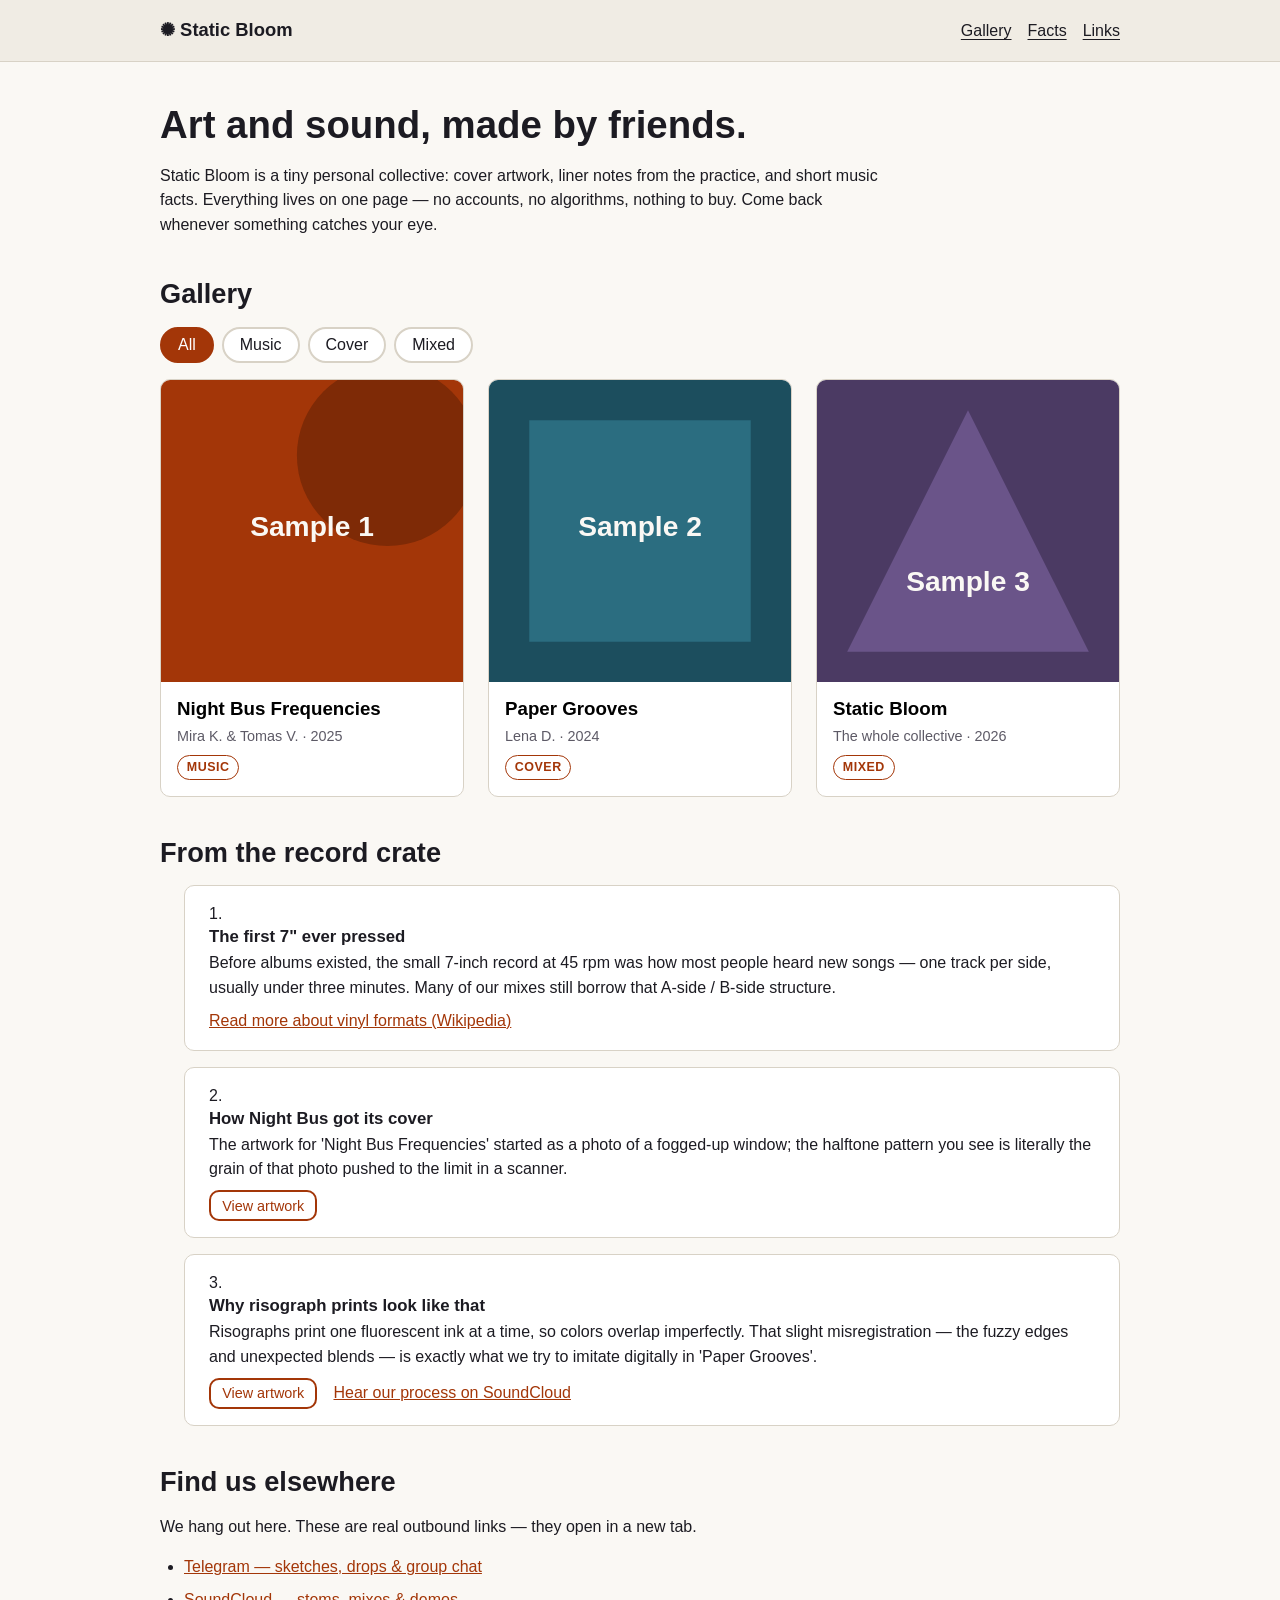
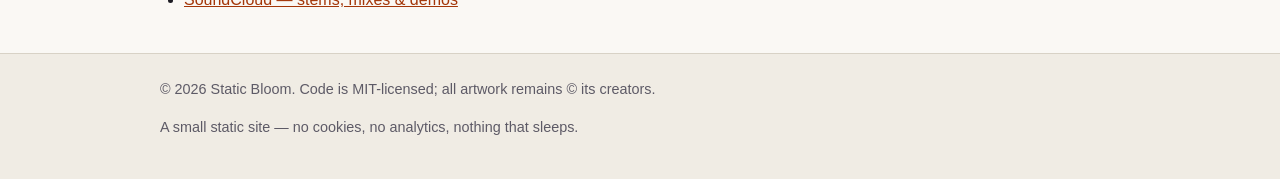
<file: index.html>
<!DOCTYPE html>
<html lang="en">
<head>
  <meta charset="utf-8">
  <meta name="viewport" content="width=device-width, initial-scale=1">
  <title>Static Bloom — an art &amp; music collective | Cover art, sounds &amp; facts</title>
  <meta name="description" content="Static Bloom is a small personal art and music collective. Browse cover artwork, listen links, and short music facts — no accounts, no tracking, just the work.">

  <!-- Open Graph (see README: social scrapers may require absolute URLs for og:image) -->
  <meta property="og:type" content="website">
  <meta property="og:title" content="Static Bloom — an art &amp; music collective">
  <meta property="og:description" content="Cover artwork, music-related facts, and outbound links to Telegram and SoundCloud. A small static site by friends, for everyone.">
  <meta property="og:image" content="./assets/covers/sample-1.svg">
  <meta property="og:url" content="./">

  <link rel="icon" href="favicon.svg" type="image/svg+xml">
  <link rel="stylesheet" href="styles.css">
  <script src="app.js" defer></script>
</head>
<body>
  <a class="skip-link" href="#main">Skip to main content</a>

  <header class="site-header">
    <div class="wrap header-inner">
      <p class="brand"><span aria-hidden="true">✺</span> Static Bloom</p>
      <nav aria-label="Main">
        <ul class="nav-list">
          <li><a href="#gallery">Gallery</a></li>
          <li><a href="#facts">Facts</a></li>
          <li><a href="#links">Links</a></li>
        </ul>
      </nav>
    </div>
  </header>

  <main id="main" class="wrap">

    <section class="hero" aria-labelledby="hero-heading">
      <h1 id="hero-heading">Art and sound, made by friends.</h1>
      <p>
        Static Bloom is a tiny personal collective: cover artwork, liner notes from the
        practice, and short music facts. Everything lives on one page — no accounts,
        no algorithms, nothing to buy. Come back whenever something catches your eye.
      </p>
    </section>

    <section class="resume" id="resume" hidden aria-labelledby="resume-heading">
      <h2 id="resume-heading">Continue where you left off</h2>
      <p class="hint">Saved in this browser only — nothing is sent anywhere.</p>
      <div class="resume-buttons">
        <button type="button" class="btn" id="resume-artwork-btn" hidden></button>
        <button type="button" class="btn btn-secondary" id="resume-scroll-btn" hidden>Resume scrolling</button>
      </div>
    </section>

    <section class="gallery-section" aria-labelledby="gallery-heading">
      <h2 id="gallery-heading" tabindex="-1">Gallery</h2>

      <div class="filters" role="group" aria-label="Filter artworks by type">
        <button type="button" class="filter-btn" data-filter="all" aria-pressed="true">All</button>
        <button type="button" class="filter-btn" data-filter="music" aria-pressed="false">Music</button>
        <button type="button" class="filter-btn" data-filter="cover" aria-pressed="false">Cover</button>
        <button type="button" class="filter-btn" data-filter="mixed" aria-pressed="false">Mixed</button>
      </div>

      <!-- Pre-existing live region: never replaced, only its textContent changes -->
      <div id="gallery-status" class="status" aria-live="polite" role="status"></div>

      <div class="grid" id="gallery-grid" tabindex="-1"></div>
    </section>

    <section class="facts-section" aria-labelledby="facts-heading">
      <h2 id="facts-heading">From the record crate</h2>

      <!-- Pre-existing live region for fetch errors / empty state -->
      <div id="facts-status" class="status" aria-live="polite" role="status"></div>

      <ol class="fact-list" id="fact-list"></ol>
    </section>

    <section class="links-section" aria-labelledby="links-heading">
      <h2 id="links-heading">Find us elsewhere</h2>
      <p>We hang out here. These are real outbound links — they open in a new tab.</p>
      <ul class="outbound">
        <li>
          <a href="https://t.me/yourhandle" target="_blank" rel="noopener noreferrer">Telegram — sketches, drops &amp; group chat</a>
        </li>
        <li>
          <a href="https://soundcloud.com/yourhandle" target="_blank" rel="noopener noreferrer">SoundCloud — stems, mixes &amp; demos</a>
        </li>
      </ul>
    </section>

  </main>

  <footer class="site-footer">
    <div class="wrap">
      <p>© 2026 Static Bloom. Code is MIT-licensed; all artwork remains © its creators.</p>
      <p>A small static site — no cookies, no analytics, nothing that sleeps.</p>
    </div>
  </footer>

  <dialog id="artwork-dialog" aria-labelledby="dialog-title">
    <!-- All visual chrome lives on this inner wrapper so backdrop clicks
         (event.target === dialog) can't be confused with padding clicks. -->
    <div class="dialog-card">
      <div class="dialog-head">
        <h3 id="dialog-title">Artwork details</h3>
        <button type="button" class="dialog-close" id="dialog-close" aria-label="Close">✕</button>
      </div>
      <div class="dialog-body" id="dialog-body"></div>
    </div>
  </dialog>
</body>
</html>
</file>
<file: styles.css>
/* ==========================================================================
   Static Bloom — styles.css
   Mobile-first, system fonts only, no external resources.
   Color pairs below were checked for WCAG 2.1 AA:
   - body text #1c1b22 on #faf8f4  ≈ 15.4:1
   - muted text #5d5a66 on #faf8f4 ≈  6.3:1
   - accent #a33608 on #faf8f4     ≈  5.9:1 (links, badges)
   - accent #a33608 on #fff        ≈  6.3:1 (button text)
   - header/footer #f0ece4 / #26242e ≈ 12.8:1
   - focus ring #a33608 on light bg  ≈ 5.9:1 (≥3:1 for non-text UI)
   ========================================================================== */

:root {
  --color-bg: #faf8f4;
  --color-surface: #ffffff;
  --color-band: #f0ece4;
  --color-text: #1c1b22;
  --color-text-muted: #5d5a66;
  --color-accent: #a33608;
  --color-accent-strong: #7e2a06;
  --color-border: #d8d2c6;
  --space-1: 0.25rem;
  --space-2: 0.5rem;
  --space-3: 1rem;
  --space-4: 1.5rem;
  --space-5: 2.5rem;
  --radius: 10px;
  --font: -apple-system, BlinkMacSystemFont, "Segoe UI", Roboto, Helvetica,
    Arial, sans-serif, "Apple Color Emoji", "Segoe UI Emoji";
}

*,
*::before,
*::after {
  box-sizing: border-box;
}

html {
  scroll-behavior: smooth; /* disabled again under prefers-reduced-motion */
}

body {
  margin: 0;
  font-family: var(--font);
  font-size: 1rem;
  line-height: 1.55;
  color: var(--color-text);
  background: var(--color-bg);
}

.wrap {
  max-width: 62rem;
  margin-inline: auto;
  padding-inline: var(--space-3);
}

h1,
h2,
h3 {
  line-height: 1.2;
  margin: 0 0 var(--space-3);
}

h1 {
  font-size: clamp(1.6rem, 5vw, 2.4rem);
}

h2 {
  font-size: clamp(1.3rem, 4vw, 1.7rem);
}

p {
  margin: 0 0 var(--space-3);
}

a {
  color: var(--color-accent);
}

a:hover {
  color: var(--color-accent-strong);
}

img {
  max-width: 100%;
  height: auto;
}

ul,
ol {
  margin: 0;
  padding-left: var(--space-4);
}

/* ---------- Skip link ---------- */

.skip-link {
  position: absolute;
  left: var(--space-2);
  top: -4rem;
  z-index: 10;
  background: var(--color-accent);
  color: #ffffff;
  padding: var(--space-2) var(--space-3);
  border-radius: var(--radius);
  text-decoration: none;
  transition: top 0.15s ease;
}

.skip-link:focus {
  top: var(--space-2);
}

/* ---------- Focus states (kept visible even with reduced motion) ---------- */

:focus-visible {
  outline: 3px solid var(--color-accent);
  outline-offset: 2px;
  border-radius: 4px;
}

/* ---------- Header / nav ---------- */

.site-header {
  background: var(--color-band);
  border-bottom: 1px solid var(--color-border);
}

.header-inner {
  display: flex;
  flex-wrap: wrap;
  align-items: baseline;
  justify-content: space-between;
  gap: var(--space-2);
  padding-block: var(--space-3);
}

.brand {
  margin: 0;
  font-weight: 700;
  font-size: 1.15rem;
}

.nav-list {
  list-style: none;
  margin: 0;
  padding: 0;
  display: flex;
  gap: var(--space-3);
}

.nav-list a {
  color: var(--color-text);
  text-decoration: underline;
  text-underline-offset: 3px;
}

/* ---------- Hero ---------- */

.hero {
  padding-block: var(--space-5) var(--space-4);
  max-width: 46rem;
}

/* ---------- Resume section ---------- */

.resume {
  background: var(--color-band);
  border: 1px solid var(--color-border);
  border-radius: var(--radius);
  padding: var(--space-4);
  margin-bottom: var(--space-5);
}

.resume h2 {
  margin-bottom: var(--space-1);
}

.hint {
  color: var(--color-text-muted);
  font-size: 0.9rem;
}

.resume-buttons {
  display: flex;
  flex-wrap: wrap;
  gap: var(--space-2);
}

.btn {
  font: inherit;
  cursor: pointer;
  border: 2px solid var(--color-accent);
  background: var(--color-accent);
  color: #ffffff;
  padding: var(--space-2) var(--space-3);
  border-radius: var(--radius);
}

.btn:hover {
  background: var(--color-accent-strong);
  border-color: var(--color-accent-strong);
}

.btn-secondary {
  background: var(--color-surface);
  color: var(--color-accent);
}

.btn-secondary:hover {
  background: var(--color-band);
  color: var(--color-accent-strong);
}

/* ---------- Filters ---------- */

.filters {
  display: flex;
  flex-wrap: wrap;
  gap: var(--space-2);
  margin-bottom: var(--space-3);
}

.filter-btn {
  font: inherit;
  cursor: pointer;
  border: 2px solid var(--color-border);
  background: var(--color-surface);
  color: var(--color-text);
  padding: var(--space-1) var(--space-3);
  border-radius: 999px;
}

.filter-btn:hover {
  border-color: var(--color-accent);
  color: var(--color-accent-strong);
}

.filter-btn[aria-pressed="true"] {
  background: var(--color-accent);
  border-color: var(--color-accent);
  color: #ffffff;
}

/* ---------- Status / live regions ---------- */

.status {
  min-height: 0;
}

.status:not(:empty) {
  background: var(--color-band);
  border: 1px solid var(--color-border);
  border-radius: var(--radius);
  padding: var(--space-2) var(--space-3);
  margin-bottom: var(--space-3);
  color: var(--color-text);
}

/* ---------- Gallery grid: 1 col phones, 2 cols ≥560px, 3 cols ≥900px ---------- */

.grid {
  display: grid;
  grid-template-columns: 1fr;
  gap: var(--space-4);
  padding-bottom: var(--space-5);
}

@media (min-width: 35em) {
  .grid {
    grid-template-columns: repeat(2, 1fr);
  }
}

@media (min-width: 56.25em) {
  .grid {
    grid-template-columns: repeat(3, 1fr);
  }
}

.card {
  display: block;
  width: 100%;
  font: inherit;
  text-align: start;
  cursor: pointer;
  background: var(--color-surface);
  border: 1px solid var(--color-border);
  border-radius: var(--radius);
  padding: 0;
  overflow: hidden;
  transition: transform 0.15s ease, box-shadow 0.15s ease;
}

.card:hover {
  transform: translateY(-3px);
  box-shadow: 0 4px 14px rgba(28, 27, 34, 0.15);
}

.card img {
  display: block;
  width: 100%;
  aspect-ratio: 1 / 1;
  object-fit: cover;
}

.card-body {
  padding: var(--space-3);
}

.card-title {
  font-weight: 700;
  margin: 0 0 var(--space-1);
}

.card-meta {
  color: var(--color-text-muted);
  font-size: 0.9rem;
  margin: 0;
}

.badge {
  display: inline-block;
  margin-top: var(--space-2);
  font-size: 0.78rem;
  font-weight: 700;
  text-transform: uppercase;
  letter-spacing: 0.04em;
  color: var(--color-accent);
  border: 1px solid var(--color-accent);
  border-radius: 999px;
  padding: 0.1rem 0.55rem;
}

/* ---------- Facts ---------- */

.facts-section {
  padding-bottom: var(--space-5);
}

.fact-list {
  display: grid;
  gap: var(--space-3);
  list-style-position: inside;
}

.fact-card {
  background: var(--color-surface);
  border: 1px solid var(--color-border);
  border-radius: var(--radius);
  padding: var(--space-3) var(--space-4);
}

.fact-card h3 {
  margin-bottom: var(--space-1);
  font-size: 1.05rem;
}

.fact-card p {
  margin-bottom: var(--space-2);
}

.fact-actions {
  display: flex;
  flex-wrap: wrap;
  align-items: center;
  gap: var(--space-2) var(--space-3);
}

.view-artwork-btn {
  font: inherit;
  font-size: 0.9rem;
  cursor: pointer;
  background: none;
  border: 2px solid var(--color-accent);
  color: var(--color-accent);
  border-radius: var(--radius);
  padding: 0.15rem 0.7rem;
}

.view-artwork-btn:hover {
  background: var(--color-band);
  color: var(--color-accent-strong);
}

/* ---------- Links section ---------- */

.links-section {
  padding-bottom: var(--space-5);
}

.outbound {
  display: grid;
  gap: var(--space-2);
}

/* ---------- Footer ---------- */

.site-footer {
  background: var(--color-band);
  border-top: 1px solid var(--color-border);
  color: var(--color-text-muted);
  padding-block: var(--space-4);
  font-size: 0.9rem;
}

/* ---------- Modal (<dialog>) ----------
   The dialog element itself must have NO padding, NO background and NO
   border so that any click landing on the dialog box is actually a click
   on the backdrop (event.target === dialog). All visual chrome lives on
   .dialog-card. */

dialog {
  padding: 0;
  background: transparent;
  border: 0;
  max-width: 100%;
  max-height: 100%;
  color: var(--color-text);
}

dialog::backdrop {
  background: rgba(28, 27, 34, 0.6);
}

.dialog-card {
  background: var(--color-surface);
  border: 1px solid var(--color-border);
  border-radius: var(--radius);
  width: min(92vw, 34rem);
  max-height: 88vh;
  overflow-y: auto;
  animation: dialog-in 0.18s ease-out;
}

@keyframes dialog-in {
  from {
    opacity: 0;
    transform: translateY(10px);
  }
  to {
    opacity: 1;
    transform: translateY(0);
  }
}

.dialog-head {
  display: flex;
  align-items: flex-start;
  justify-content: space-between;
  gap: var(--space-3);
  padding: var(--space-3) var(--space-4) 0;
}

.dialog-head h3 {
  margin: 0;
  font-size: 1.25rem;
}

.dialog-close {
  font: inherit;
  cursor: pointer;
  flex: none;
  background: var(--color-band);
  color: var(--color-text);
  border: 1px solid var(--color-border);
  border-radius: var(--radius);
  width: 2.2rem;
  height: 2.2rem;
  line-height: 1;
}

.dialog-close:hover {
  background: var(--color-surface);
  border-color: var(--color-accent);
  color: var(--color-accent-strong);
}

.dialog-body {
  padding: var(--space-3) var(--space-4) var(--space-4);
}

.dialog-body img {
  display: block;
  width: 100%;
  aspect-ratio: 16 / 10;
  object-fit: cover;
  border-radius: var(--radius);
  border: 1px solid var(--color-border);
  margin-bottom: var(--space-3);
}

.dialog-body dl {
  display: grid;
  grid-template-columns: auto 1fr;
  gap: var(--space-1) var(--space-3);
  margin: 0 0 var(--space-3);
}

.dialog-body dt {
  font-weight: 700;
  color: var(--color-text-muted);
}

.dialog-body dd {
  margin: 0;
}

.dialog-body ul {
  margin-bottom: var(--space-3);
}

.dialog-links {
  display: flex;
  flex-wrap: wrap;
  gap: var(--space-2) var(--space-3);
  list-style: none;
  padding: 0;
}

/* ---------- 404 page ---------- */

.page-404 {
  min-height: 100vh;
  display: grid;
  place-items: center;
  padding: var(--space-4);
  text-align: center;
}

.page-404 a {
  font-weight: 700;
}

/* ---------- Reduced motion ---------- */

@media (prefers-reduced-motion: reduce) {
  html {
    scroll-behavior: auto;
  }

  .card,
  .card:hover {
    transform: none;
    transition: none;
    box-shadow: none;
  }

  .dialog-card {
    animation: none;
  }

  .skip-link {
    transition: none;
  }
}
</file>
